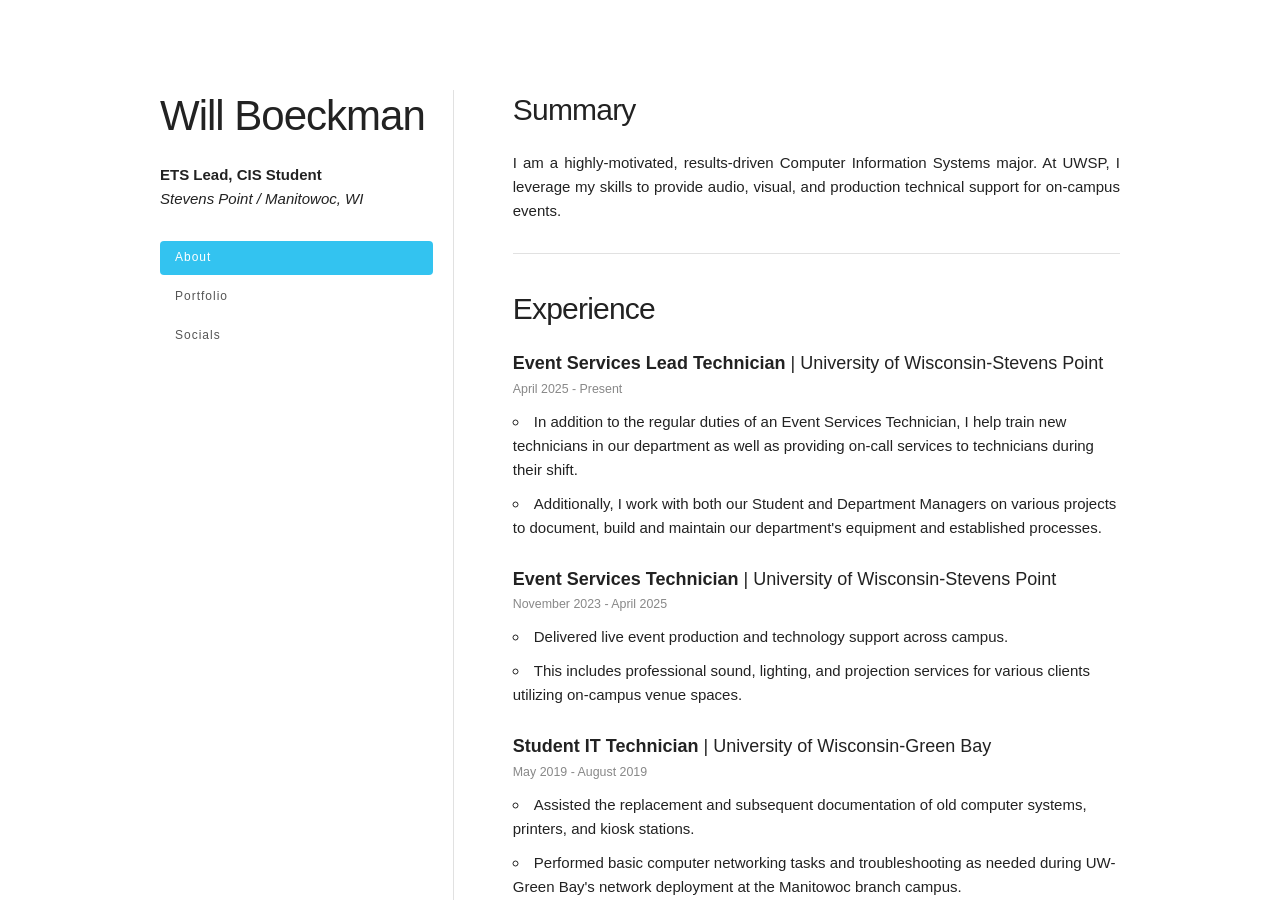
<file: index.html>
<!doctype html>
<html lang="en">

<head>
    <meta charset="UTF-8" />
    <meta name="viewport" content="width=device-width, initial-scale=1.0" />
    <meta http-equiv="X-UA-Compatible" content="ie=edge" />

    <title>Will Boeckman | Home</title>
    <meta name="description" content="Will Boeckman's personal website" />
    <meta name="author" content="Will Boeckman" />

    <link rel="stylesheet" href="css/lib/normalize.css" />
    <link rel="stylesheet" href="css/lib/skeleton.css" />

    <link rel="stylesheet" href="css/style.css" />

    <link rel="icon" type="image/png" href="img/favicon.png" />
</head>

<body>
    <div class="container">
        <div class="row">

            <div class="four columns sidebar">
                <h2>Will Boeckman</h2>
                <p><strong>ETS Lead, CIS Student</strong><br><i>Stevens Point / Manitowoc, WI</i></p>

                <ul class="nav-menu">
                    <li><a href="index.html" class="active">About</a></li>
                    <li><a href="portfolio.html">Portfolio</a></li>
                    <li><a href="socials.html">Socials</a></li>
                </ul>
            </div>

            <div class="eight columns main-content">
                <h4>Summary</h4>
                <p>I am a highly-motivated, results-driven Computer Information Systems major. At UWSP, I leverage my
                    skills to provide audio, visual, and production technical support for on-campus events.</p>

                <hr>

                <h4>Experience</h4>

                <div class="job-entry">
                    <h6 class="job-title"><strong>Event Services Lead Technician</strong> | University of Wisconsin-Stevens Point</h6>
                    <span class="date">April 2025 - Present</span>
                    <ul>
                        <li>In addition to the regular duties of an Event Services Technician, I help train new
                            technicians in our department as well as providing on-call services to technicians during
                            their shift.</li>
                        <li>Additionally, I work with both our Student and Department Managers on various projects to
                            document, build and maintain our department's equipment and established processes.
                        </li>
                    </ul>
                </div>

                <div class="job-entry">
                    <h6 class="job-title"><strong>Event Services Technician</strong> | University of Wisconsin-Stevens Point</h6>
                    <span class="date">November 2023 - April 2025</span>
                    <ul>
                        <li>Delivered live event production and technology support across campus.</li>
                        <li>This includes professional sound, lighting, and projection services for various clients
                            utilizing on-campus venue spaces.</li>
                    </ul>
                </div>

                <div class="job-entry">
                    <h6 class="job-title"><strong>Student IT Technician</strong> | University of Wisconsin-Green Bay</h6>
                    <span class="date">May 2019 - August 2019</span>
                    <ul>
                        <li>Assisted the replacement and subsequent documentation of old computer systems, printers, and
                            kiosk stations.</li>
                        <li>Performed basic computer networking tasks and troubleshooting as needed during UW-Green
                            Bay's network deployment at the Manitowoc branch campus.</li>
                    </ul>
                </div>

            </div>
        </div>
    </div>
</body>

</html>
</file>
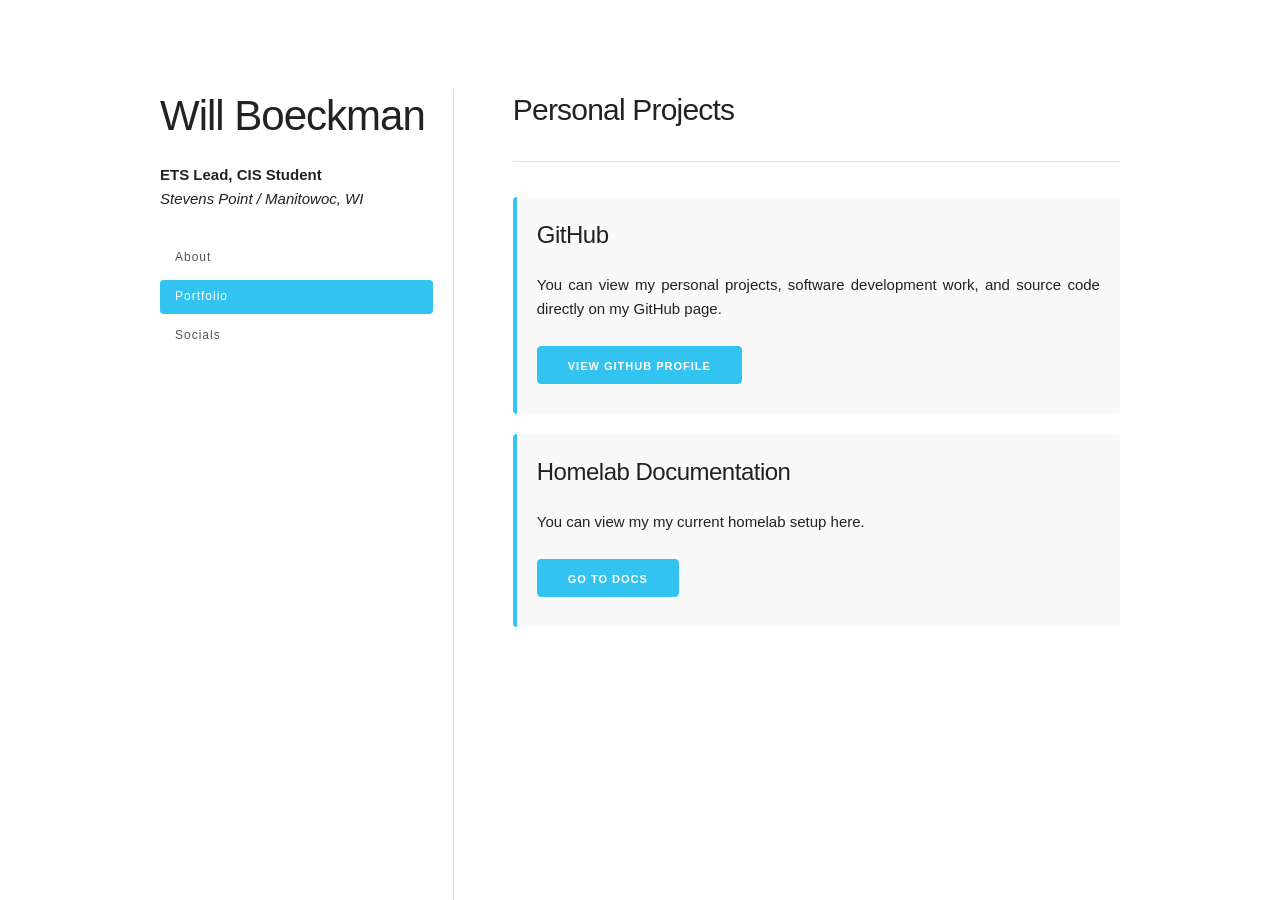
<file: portfolio.html>
<!doctype html>
<html lang="en">

<head>
    <meta charset="UTF-8" />
    <meta name="viewport" content="width=device-width, initial-scale=1.0" />
    <meta http-equiv="X-UA-Compatible" content="ie=edge" />

    <title>Will Boeckman | Portfolio</title>
    <meta name="description" content="Will Boeckman's personal website" />
    <meta name="author" content="Will Boeckman" />

    <link rel="stylesheet" href="css/lib/normalize.css" />
    <link rel="stylesheet" href="css/lib/skeleton.css" />

    <link rel="stylesheet" href="css/style.css" />

    <link rel="icon" type="image/png" href="img/favicon.png" />
</head>

<body>
    <div class="container">
        <div class="row">

            <div class="four columns sidebar">
                <h2>Will Boeckman</h2>
                <p><strong>ETS Lead, CIS Student</strong><br><i>Stevens Point / Manitowoc, WI</i></p>

                <ul class="nav-menu">
                    <li><a href="index.html">About</a></li>
                    <li><a href="portfolio.html" class="active">Portfolio</a></li>
                    <li><a href="socials.html">Socials</a></li>
                </ul>
            </div>

            <div class="eight columns main-content">
                <h4>Personal Projects</h4>
                <hr>

                <div class="project-card">
                    <h5>GitHub</h5>
                    <p>You can view my personal projects, software development work, and source code directly on my
                        GitHub page.</p>
                    <a class="button button-primary" href="https://github.com/wmboeckman" target="_blank">View GitHub
                        Profile</a>
                </div>

                <div class="project-card">
                    <h5>Homelab Documentation</h5>
                    <p>You can view my my current homelab setup here.</p>
                    <a class="button button-primary" href="https://wmboeckman.github.io/homelab/" target="_blank">Go to Docs</a>
                </div>

            </div>
        </div>
    </div>
</body>

</html>
</file>
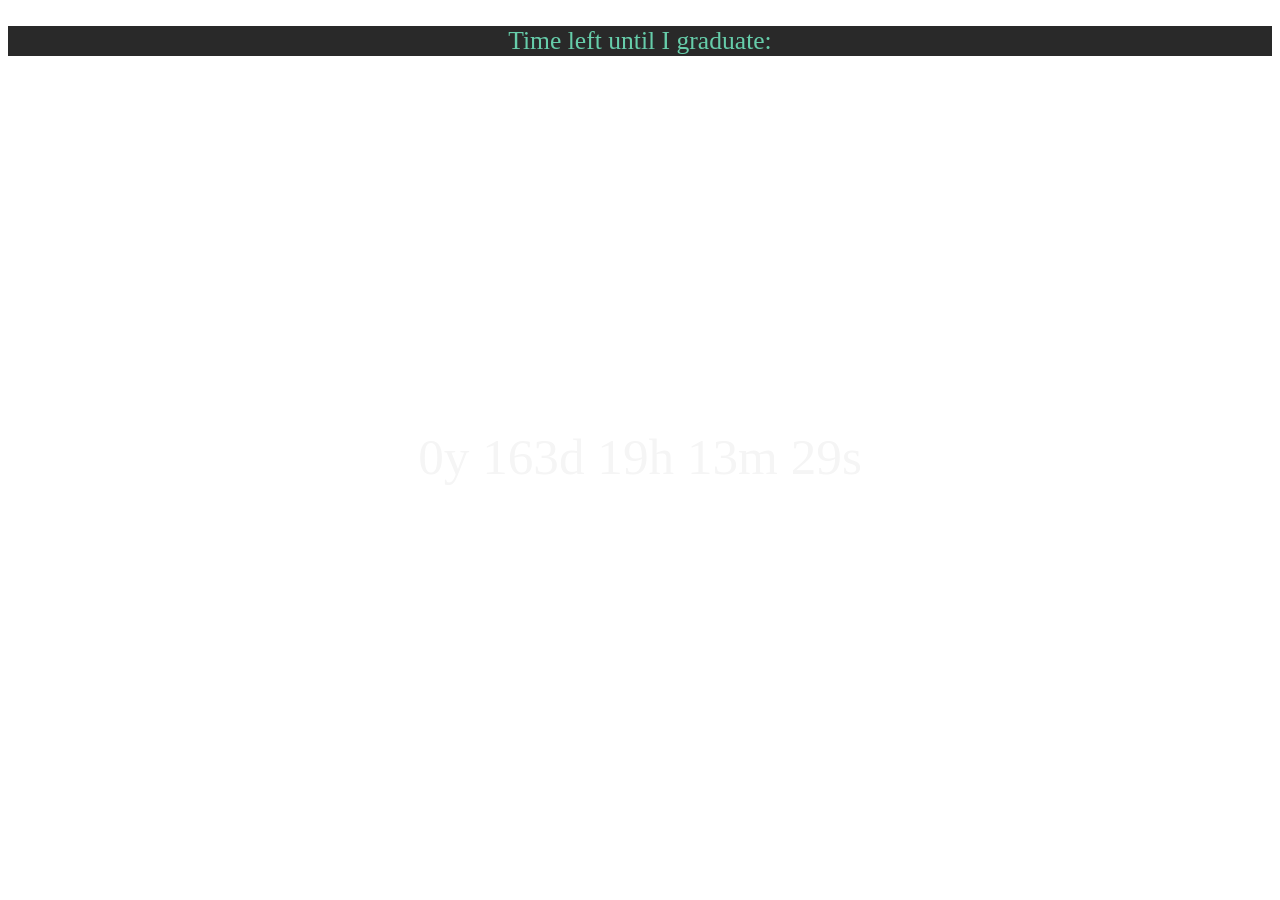
<file: winxp/countdown.html>
<!DOCTYPE html>
<style>
    #countdown.page {
        background-color: hsl(0, 0%, 16%);
        width: 100%;
        height: 100%;
    }

    #countdown.page p {
        color: mediumaquamarine;
        font-size: 2vw;
        width: 50%;
        margin-left: auto;
        margin-right: auto;
        text-align: center;
    }

    #countdown.page #counter {
        position: absolute;
        top: 45%;
        left: 50%;
        transform: translate(-50%, -50%);

        color: whitesmoke;
        font-size: 4vw;
        text-align: center;
    }

    /* IFRAME COMPATIBILITY PATCHES */
    .inside-iframe {
        overflow: hidden;
        font-family: 'Segoe UI', Tahoma, Geneva, Verdana, sans-serif;
    }

    .inside-iframe body {
        margin: 0;
        width: 100vw;
        height: 100vh;
    }

    .inside-iframe #countdown.page p {
        margin-top: 0;
        padding-top: 6vw;
        font-size: 6vw;
    }

    .inside-iframe #countdown.page #counter {
        top: 50%;
        font-size: 11vw;
        text-align: center;
    }
</style>

<script> // IFRAME COMPATIBILITY 
    if (window.parent !== window) { document.documentElement.classList.add('inside-iframe'); }
</script>
<div id="countdown" class="page">
    <div class="content">
        <p>Time left until I graduate: </p>
        <p id="counter"></p>
    </div>
</div>

<script>
    // ##########################################################
    // ##                Graduation Countdown                  ##
    // ##########################################################

    // Set the date we're counting down to: May 17, 2027 23:59:59
    var countDownDate = new Date("May 17, 2027 23:59:59").getTime();

    // Update the count down every 1 second
    var countdown = setInterval(function () {
        // Get today's date and time
        var now = new Date().getTime();

        // Find the distance between now and the count down date
        var distance = countDownDate - now;

        // Time calculations for days, hours, minutes and seconds
        var years = Math.floor(distance / (1000 * 60 * 60 * 24 * 365));
        var days = Math.floor(distance / (1000 * 60 * 60 * 24)) % 365;
        var hours = Math.floor((distance % (1000 * 60 * 60 * 24)) / (1000 * 60 * 60));
        var minutes = Math.floor((distance % (1000 * 60 * 60)) / (1000 * 60));
        var seconds = Math.floor((distance % (1000 * 60)) / 1000);

        document.getElementById("counter").innerHTML = years + "y " + days + "d " + hours + "h "
            + minutes + "m " + seconds + "s ";

        // open the window just before the final countdown to the user can see!
        if (years <= 0 && days <= 0 && hours <= 0 && minutes <= 0 && seconds <= 10) {
            if (!wm.get_open_windows().includes('countdown')) {
                wm.open_window('countdown');
            }
            if (seconds > 0) {
                playAudio('./sfx/xp/Windows XP Information Bar.mp3', 0.8);
            } else {
                clearInterval(countdown);
                // count down is over, write some text 
                document.getElementById("counter").style.color = "green";
                document.getElementById("counter").innerHTML = "I HAVE GRADUATED!";
                // TADA.MP3
                playAudio('./sfx/xp/tada.mp3', 1);
            }
        } else {
            if (wm.get_open_windows().includes('countdown')) {
                playAudio('./sfx/xp/Windows XP Start.mp3', 0.75);
            }
        }
    }, 1000);
</script>
</file>
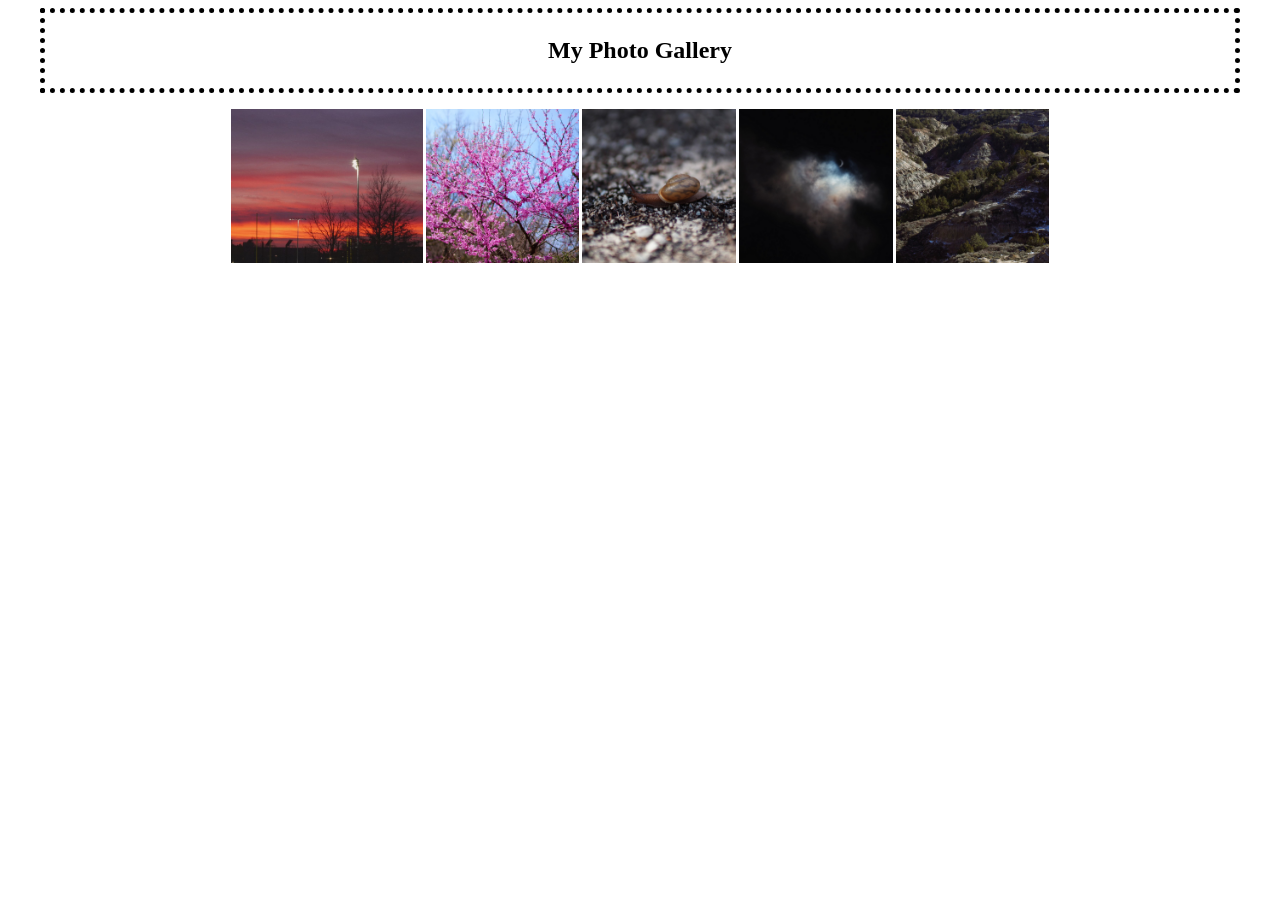
<file: winxp/gallery.html>
<!DOCTYPE html>
<link rel="stylesheet" href="Retro.css">
<script src="Gallery.js"></script>
<script> // IFRAME COMPATIBILITY 
    if (window.parent !== window) { document.documentElement.classList.add('inside-iframe'); }
</script>
<div class="page">
    <div class="content">
        <div id="bigscreen">
            <div id="bigscreen-image"></div>
            <div id="bigscreen-desc"><p></p></div>
            <div id="bigscreen-exit" onclick="close_bigscreen()">X</div>
        </div>
        <div class="block">
            <h1 style="text-align: center;">My Photo Gallery</h1>
        </div>
        <div id="gallery" class="gallery">
            <img src="img/gallery/UWSP Sunset 24' William Boeckman.png" alt="UWSP Sunset">
            <img src="img/gallery/Spring Break 24' Flower Tree William Boeckman.jpg" alt="Flowering Tree, Arkansas">
            <img src="img/gallery/Spring Break 24' Snail William Boeckman.jpg" alt="Sammy the Snail">
            <img src="img/gallery/Eclipse 24' William Boeckman.png" alt="Eclipse 24' @ UWSP">
            <img src="img/gallery/TRNP 24' Landscape 1 William Boeckman.jpg" alt="Theodore Roosevelt National Park 24'">
        </div>
    </div>
</div>
<script>
    // gm.register_images(); // too late to fix :(
</script>
</file>
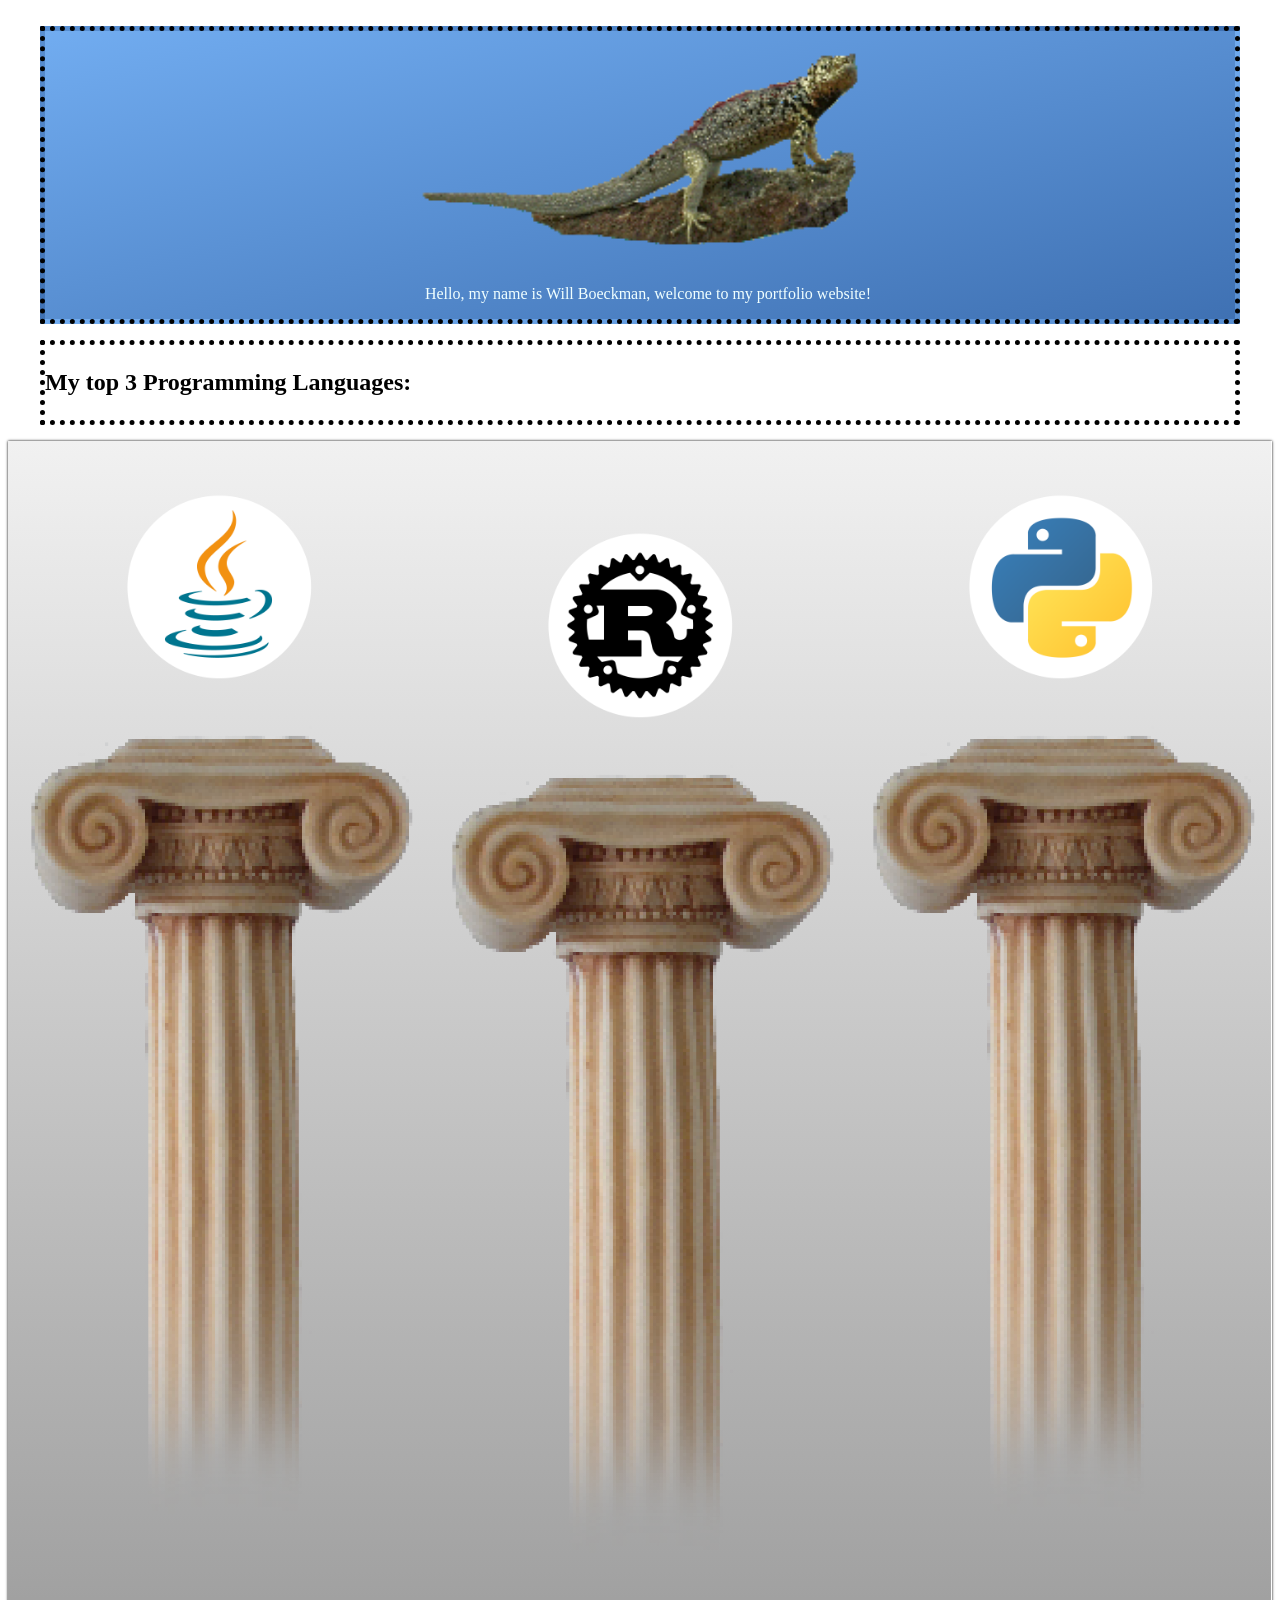
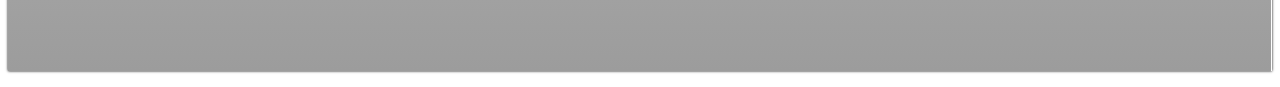
<file: winxp/home.html>
<!DOCTYPE html>
<link rel="stylesheet" href="Retro.css">
<script> // IFRAME COMPATIBILITY 
    if (window.parent !== window) { document.documentElement.classList.add('inside-iframe'); }
</script>
<div class="page">
    <div class="content">
        <div class="block" style="margin-top: 2vw;
            background: linear-gradient(to bottom right, rgb(113, 172, 240), rgb(63, 113, 179));">
            <img class="banner c" src="img/misc/lizard.gif" alt="Cool header image">
            <p style="text-align: center; color: azure;">Hello, my name is Will Boeckman, welcome to my portfolio
                website!</p>
        </div>

        <div class="block">

            <h1>My top 3 Programming Languages:</h1>
        </div>

        <div style="box-shadow: 0 0 0.2vw black;">
            <ul class="col-3" id="pillars">
                <li class="block">
                    <img class="pillar-item" src="img/misc/java-logo.png" alt="">
                    <img src="img/misc/pillar.png" alt="">
                </li>
                <li class="block">
                    <img class="pillar-item" src="img/misc/rust-logo.png" alt="">
                    <img src="img/misc/pillar.png" alt="">
                </li>
                <li class="block">
                    <img class="pillar-item" src="img/misc/python-logo.png" alt="">
                    <img src="img/misc/pillar.png" alt="">
                </li>
            </ul>
        </div>
    </div>
</div>
</file>
<file: css/lib/skeleton.css>
/*
* Skeleton V2.0.4
* Copyright 2014, Dave Gamache
* www.getskeleton.com
* Free to use under the MIT license.
* http://www.opensource.org/licenses/mit-license.php
* 12/29/2014
*/


/* Table of contents
––––––––––––––––––––––––––––––––––––––––––––––––––
- Grid
- Base Styles
- Typography
- Links
- Buttons
- Forms
- Lists
- Code
- Tables
- Spacing
- Utilities
- Clearing
- Media Queries
*/


/* Grid
–––––––––––––––––––––––––––––––––––––––––––––––––– */
.container {
  position: relative;
  width: 100%;
  max-width: 960px;
  margin: 0 auto;
  padding: 0 20px;
  box-sizing: border-box; }
.column,
.columns {
  width: 100%;
  float: left;
  box-sizing: border-box; }

/* For devices larger than 400px */
@media (min-width: 400px) {
  .container {
    width: 85%;
    padding: 0; }
}

/* For devices larger than 550px */
@media (min-width: 550px) {
  .container {
    width: 80%; }
  .column,
  .columns {
    margin-left: 4%; }
  .column:first-child,
  .columns:first-child {
    margin-left: 0; }

  .one.column,
  .one.columns                    { width: 4.66666666667%; }
  .two.columns                    { width: 13.3333333333%; }
  .three.columns                  { width: 22%;            }
  .four.columns                   { width: 30.6666666667%; }
  .five.columns                   { width: 39.3333333333%; }
  .six.columns                    { width: 48%;            }
  .seven.columns                  { width: 56.6666666667%; }
  .eight.columns                  { width: 65.3333333333%; }
  .nine.columns                   { width: 74.0%;          }
  .ten.columns                    { width: 82.6666666667%; }
  .eleven.columns                 { width: 91.3333333333%; }
  .twelve.columns                 { width: 100%; margin-left: 0; }

  .one-third.column               { width: 30.6666666667%; }
  .two-thirds.column              { width: 65.3333333333%; }

  .one-half.column                { width: 48%; }

  /* Offsets */
  .offset-by-one.column,
  .offset-by-one.columns          { margin-left: 8.66666666667%; }
  .offset-by-two.column,
  .offset-by-two.columns          { margin-left: 17.3333333333%; }
  .offset-by-three.column,
  .offset-by-three.columns        { margin-left: 26%;            }
  .offset-by-four.column,
  .offset-by-four.columns         { margin-left: 34.6666666667%; }
  .offset-by-five.column,
  .offset-by-five.columns         { margin-left: 43.3333333333%; }
  .offset-by-six.column,
  .offset-by-six.columns          { margin-left: 52%;            }
  .offset-by-seven.column,
  .offset-by-seven.columns        { margin-left: 60.6666666667%; }
  .offset-by-eight.column,
  .offset-by-eight.columns        { margin-left: 69.3333333333%; }
  .offset-by-nine.column,
  .offset-by-nine.columns         { margin-left: 78.0%;          }
  .offset-by-ten.column,
  .offset-by-ten.columns          { margin-left: 86.6666666667%; }
  .offset-by-eleven.column,
  .offset-by-eleven.columns       { margin-left: 95.3333333333%; }

  .offset-by-one-third.column,
  .offset-by-one-third.columns    { margin-left: 34.6666666667%; }
  .offset-by-two-thirds.column,
  .offset-by-two-thirds.columns   { margin-left: 69.3333333333%; }

  .offset-by-one-half.column,
  .offset-by-one-half.columns     { margin-left: 52%; }

}


/* Base Styles
–––––––––––––––––––––––––––––––––––––––––––––––––– */
/* NOTE
html is set to 62.5% so that all the REM measurements throughout Skeleton
are based on 10px sizing. So basically 1.5rem = 15px :) */
html {
  font-size: 62.5%; }
body {
  font-size: 1.5em; /* currently ems cause chrome bug misinterpreting rems on body element */
  line-height: 1.6;
  font-weight: 400;
  font-family: "Raleway", "HelveticaNeue", "Helvetica Neue", Helvetica, Arial, sans-serif;
  color: #222; }


/* Typography
–––––––––––––––––––––––––––––––––––––––––––––––––– */
h1, h2, h3, h4, h5, h6 {
  margin-top: 0;
  margin-bottom: 2rem;
  font-weight: 300; }
h1 { font-size: 4.0rem; line-height: 1.2;  letter-spacing: -.1rem;}
h2 { font-size: 3.6rem; line-height: 1.25; letter-spacing: -.1rem; }
h3 { font-size: 3.0rem; line-height: 1.3;  letter-spacing: -.1rem; }
h4 { font-size: 2.4rem; line-height: 1.35; letter-spacing: -.08rem; }
h5 { font-size: 1.8rem; line-height: 1.5;  letter-spacing: -.05rem; }
h6 { font-size: 1.5rem; line-height: 1.6;  letter-spacing: 0; }

/* Larger than phablet */
@media (min-width: 550px) {
  h1 { font-size: 5.0rem; }
  h2 { font-size: 4.2rem; }
  h3 { font-size: 3.6rem; }
  h4 { font-size: 3.0rem; }
  h5 { font-size: 2.4rem; }
  h6 { font-size: 1.5rem; }
}

p {
  margin-top: 0; }


/* Links
–––––––––––––––––––––––––––––––––––––––––––––––––– */
a {
  color: #1EAEDB; }
a:hover {
  color: #0FA0CE; }


/* Buttons
–––––––––––––––––––––––––––––––––––––––––––––––––– */
.button,
button,
input[type="submit"],
input[type="reset"],
input[type="button"] {
  display: inline-block;
  height: 38px;
  padding: 0 30px;
  color: #555;
  text-align: center;
  font-size: 11px;
  font-weight: 600;
  line-height: 38px;
  letter-spacing: .1rem;
  text-transform: uppercase;
  text-decoration: none;
  white-space: nowrap;
  background-color: transparent;
  border-radius: 4px;
  border: 1px solid #bbb;
  cursor: pointer;
  box-sizing: border-box; }
.button:hover,
button:hover,
input[type="submit"]:hover,
input[type="reset"]:hover,
input[type="button"]:hover,
.button:focus,
button:focus,
input[type="submit"]:focus,
input[type="reset"]:focus,
input[type="button"]:focus {
  color: #333;
  border-color: #888;
  outline: 0; }
.button.button-primary,
button.button-primary,
input[type="submit"].button-primary,
input[type="reset"].button-primary,
input[type="button"].button-primary {
  color: #FFF;
  background-color: #33C3F0;
  border-color: #33C3F0; }
.button.button-primary:hover,
button.button-primary:hover,
input[type="submit"].button-primary:hover,
input[type="reset"].button-primary:hover,
input[type="button"].button-primary:hover,
.button.button-primary:focus,
button.button-primary:focus,
input[type="submit"].button-primary:focus,
input[type="reset"].button-primary:focus,
input[type="button"].button-primary:focus {
  color: #FFF;
  background-color: #1EAEDB;
  border-color: #1EAEDB; }


/* Forms
–––––––––––––––––––––––––––––––––––––––––––––––––– */
input[type="email"],
input[type="number"],
input[type="search"],
input[type="text"],
input[type="tel"],
input[type="url"],
input[type="password"],
textarea,
select {
  height: 38px;
  padding: 6px 10px; /* The 6px vertically centers text on FF, ignored by Webkit */
  background-color: #fff;
  border: 1px solid #D1D1D1;
  border-radius: 4px;
  box-shadow: none;
  box-sizing: border-box; }
/* Removes awkward default styles on some inputs for iOS */
input[type="email"],
input[type="number"],
input[type="search"],
input[type="text"],
input[type="tel"],
input[type="url"],
input[type="password"],
textarea {
  -webkit-appearance: none;
     -moz-appearance: none;
          appearance: none; }
textarea {
  min-height: 65px;
  padding-top: 6px;
  padding-bottom: 6px; }
input[type="email"]:focus,
input[type="number"]:focus,
input[type="search"]:focus,
input[type="text"]:focus,
input[type="tel"]:focus,
input[type="url"]:focus,
input[type="password"]:focus,
textarea:focus,
select:focus {
  border: 1px solid #33C3F0;
  outline: 0; }
label,
legend {
  display: block;
  margin-bottom: .5rem;
  font-weight: 600; }
fieldset {
  padding: 0;
  border-width: 0; }
input[type="checkbox"],
input[type="radio"] {
  display: inline; }
label > .label-body {
  display: inline-block;
  margin-left: .5rem;
  font-weight: normal; }


/* Lists
–––––––––––––––––––––––––––––––––––––––––––––––––– */
ul {
  list-style: circle inside; }
ol {
  list-style: decimal inside; }
ol, ul {
  padding-left: 0;
  margin-top: 0; }
ul ul,
ul ol,
ol ol,
ol ul {
  margin: 1.5rem 0 1.5rem 3rem;
  font-size: 90%; }
li {
  margin-bottom: 1rem; }


/* Code
–––––––––––––––––––––––––––––––––––––––––––––––––– */
code {
  padding: .2rem .5rem;
  margin: 0 .2rem;
  font-size: 90%;
  white-space: nowrap;
  background: #F1F1F1;
  border: 1px solid #E1E1E1;
  border-radius: 4px; }
pre > code {
  display: block;
  padding: 1rem 1.5rem;
  white-space: pre; }


/* Tables
–––––––––––––––––––––––––––––––––––––––––––––––––– */
th,
td {
  padding: 12px 15px;
  text-align: left;
  border-bottom: 1px solid #E1E1E1; }
th:first-child,
td:first-child {
  padding-left: 0; }
th:last-child,
td:last-child {
  padding-right: 0; }


/* Spacing
–––––––––––––––––––––––––––––––––––––––––––––––––– */
button,
.button {
  margin-bottom: 1rem; }
input,
textarea,
select,
fieldset {
  margin-bottom: 1.5rem; }
pre,
blockquote,
dl,
figure,
table,
p,
ul,
ol,
form {
  margin-bottom: 2.5rem; }


/* Utilities
–––––––––––––––––––––––––––––––––––––––––––––––––– */
.u-full-width {
  width: 100%;
  box-sizing: border-box; }
.u-max-full-width {
  max-width: 100%;
  box-sizing: border-box; }
.u-pull-right {
  float: right; }
.u-pull-left {
  float: left; }


/* Misc
–––––––––––––––––––––––––––––––––––––––––––––––––– */
hr {
  margin-top: 3rem;
  margin-bottom: 3.5rem;
  border-width: 0;
  border-top: 1px solid #E1E1E1; }


/* Clearing
–––––––––––––––––––––––––––––––––––––––––––––––––– */

/* Self Clearing Goodness */
.container:after,
.row:after,
.u-cf {
  content: "";
  display: table;
  clear: both; }


/* Media Queries
–––––––––––––––––––––––––––––––––––––––––––––––––– */
/*
Note: The best way to structure the use of media queries is to create the queries
near the relevant code. For example, if you wanted to change the styles for buttons
on small devices, paste the mobile query code up in the buttons section and style it
there.
*/


/* Larger than mobile */
@media (min-width: 400px) {}

/* Larger than phablet (also point when grid becomes active) */
@media (min-width: 550px) {}

/* Larger than tablet */
@media (min-width: 750px) {}

/* Larger than desktop */
@media (min-width: 1000px) {}

/* Larger than Desktop HD */
@media (min-width: 1200px) {}
</file>
<file: css/style.css>
/* Mobile-first Shared CSS */
.sidebar {
    margin-top: 5vh;
    padding-bottom: 2rem;
    border-bottom: 1px solid #e1e1e1;
    height: auto;
}

.main-content {
    margin-top: 5vh;
}

/* Responsive Navbar Styles */
.nav-menu {
    list-style: none;
    padding: 0;
    margin-top: 1.5rem;
    display: flex;
    flex-wrap: wrap;
    gap: 5px;
    margin-bottom: 0;
}

.nav-menu li {
    margin-bottom: 0;
}

.nav-menu a {
    text-decoration: none;
    color: #555;
    font-size: 1.1rem;
    letter-spacing: 1px;
    display: block;
    padding: 0.5rem 1rem;
    border-radius: 4px;
    transition: all 0.2s ease-in-out;
}

.nav-menu a:hover {
    background-color: #f4f5f6;
    color: #33C3F0;
}

.nav-menu a.active {
    background-color: #33C3F0;
    color: white;
}

/* Content Styles */
h6 {
    font-size: 1.8rem;
}

.container p {
    text-align: justify;
}
.sidebar p {
    text-align: inherit;
}

.job-title {
    margin-bottom: 0.2rem;
}

.date {
    color: #888;
    font-size: 1.24rem;
    margin-bottom: 1rem;
    display: block;
}

.project-card {
    background: #f9f9f9;
    padding: 2rem;
    border-radius: 4px;
    border-left: 4px solid #33C3F0;
    margin-bottom: 2rem;
}

.contact-link {
    display: inline-block;
    margin-bottom: 1.5rem;
    font-size: 1.2rem;
}

/* Desktop Styles (Triggered on screens wider than 750px) */
@media (min-width: 750px) {
    .sidebar {
        margin-top: 10vh;
        padding-right: 2rem;
        padding-bottom: 0;
        border-right: 1px solid #e1e1e1;
        border-bottom: none;
        height: 90vh;
    }

    .main-content {
        margin-top: 10vh;
        padding-left: 2rem;
    }

    .nav-menu {
        margin-top: 3rem;
        display: block;
    }

    .nav-menu li {
        margin-bottom: 0.5rem;
    }

    .nav-menu a {
        padding: 0.75rem 1.5rem;
        font-size: 1.2rem;
    }
}



/* WINXP SANDBOX STUFF */
iframe#sandbox {
    display: block;
    margin: 0 auto;
    aspect-ratio: 16 / 10;
    width: 100%;
}

@media (min-width: 1000px) {
    iframe#sandbox {
        display: block;
        margin: 0 auto;
        aspect-ratio: 16 / 10;
        width: 80%;
    }
}

@media (min-width: 1400px) {
    iframe#sandbox {
        display: block;
        margin: 0 auto;
        aspect-ratio: 16 / 10;
        width: 60%;
    }
}
</file>
<file: winxp/Retro.css>
.page * {
    font-size: 1em;
}

.inside-iframe {
    font-family: 'Segoe UI', Tahoma, Geneva, Verdana, sans-serif;
}

/* all page links  */
.page a {
    /* link decoration formatting */
    color: blue;
    text-decoration: underline;
    cursor: pointer;
    /* stop text selection */
    user-select: none;
}

/* Paragraph section formatting */
.page .block {
    border: 5px dotted black;
    margin-left: 2em;
    margin-right: 2em;
    margin-bottom: 1em;
}
.page .block p {
    padding: 0 0.5em;
    text-indent: 1em;
}
.page .block p i {
    font-size: 0.8em;
}
.page .block h1 {
    margin-top: 1em;
    margin-bottom: 1em;
    font-size: 1.5em;
}
/* Image Banners */
.page img.banner {
    display: block;
    margin-left: auto;
    margin-right: auto;
}
.page img.banner.a {
    width: 80%;
}
.page img.banner.b {
    width: 60%;
}
.page img.banner.c {
    width: 40%;
}
.page img.img-icon {
    width: 1em;
    height: 1em;
}

/* Column Layouts (2-Column, 3-Column) */
.page .col-3,.page .col-2 {
    display: flex;
    flex-direction: row;
    margin-bottom: 1em;
}
.page .col-3>* {
    display: inline-block;
    width: 33.3%;
}
.page .col-2>* {
    display: inline-block;
    width: 49%; /* weird  */
    margin: 0;
    padding: 0;
}
.page .col-3>* img,.page .col-2>* img {
    width: 100%;
    height: auto;
    outline: 2px solid black;
    /* border: 2px solid black; */
}

.page .col-3>* {
    margin: 0;
    padding: 0;
}

.page .col-3#pillars {
    padding-left: 0;
}
.page .col-3#pillars .block {
    padding-top: 3vw;
    border: none;
    background: linear-gradient(to bottom, rgb(241, 241, 241), rgb(156, 156, 156));
}
.page .col-3#pillars .block:nth-of-type(2) {
    padding-top: 6vw;
}

.page .col-3#pillars .block img.pillar-item {
    position: relative;
    width: 50%;
    display: block;
    margin-left: auto;
    margin-right: auto;

    animation-name: "floating";
    animation-iteration-count: infinite;
    animation-duration: 2s;
    animation-timing-function: ease-in-out;
    animation-direction: alternate;
}
.page .col-3#pillars .block:nth-of-type(2) img.pillar-item {
    animation-delay: -2s;
}

@keyframes floating {
    from {
        transform: translateY(-5%);
    }
    to {
        transform: translateY(5%);
    }
}

.page .col-3#pillars .block img {
    outline: none;
}

.page .w50 {
    width: 50%;
}
.page .centered {
    display: block;
    margin-left: auto;
    margin-right: auto;
}

/* GALLERY */
.page div.gallery {
    display: flex;
    flex-wrap: wrap;
    justify-content: center;
    gap: 0.24vw;
}

.page div.gallery img {
    height: 12vw;
    filter: brightness(100%);
    transition: filter 0.5s;
}
.page div.gallery img:hover {
    filter: brightness(75%);
}

#bigscreen {
    display: none;

    position: absolute;
    width: 100%;
    height: 100%;

    background-color: rgba(0, 0, 0, 0.75);

    z-index: 1;
}
#bigscreen-exit {
    width: 2vw;
    height: 2vw;
    
    position: absolute;
    top: 0;
    right: 0;

    background-color: red;
    transition: background-color 25ms;
    text-align: center;
    align-content: center;
    font-weight: bold;
    font-size: 1vw;
}
#bigscreen-exit:hover {
    background-color: crimson;
    cursor: pointer;
}

/* IFRAME COMPATIBILITY PATCHES */
.inside-iframe body {
    margin: 0;
}

.inside-iframe .page div.gallery {
    gap: 0.9vw;
}
.inside-iframe .page div.gallery img {
    height: 36vw;
}

.inside-iframe .page #bigscreen {
    position: fixed;
}
.inside-iframe .page #bigscreen #bigscreen-exit {
    width: 8vw;
    height: 8vw;
    font-size: 2vw;
}
</file>
